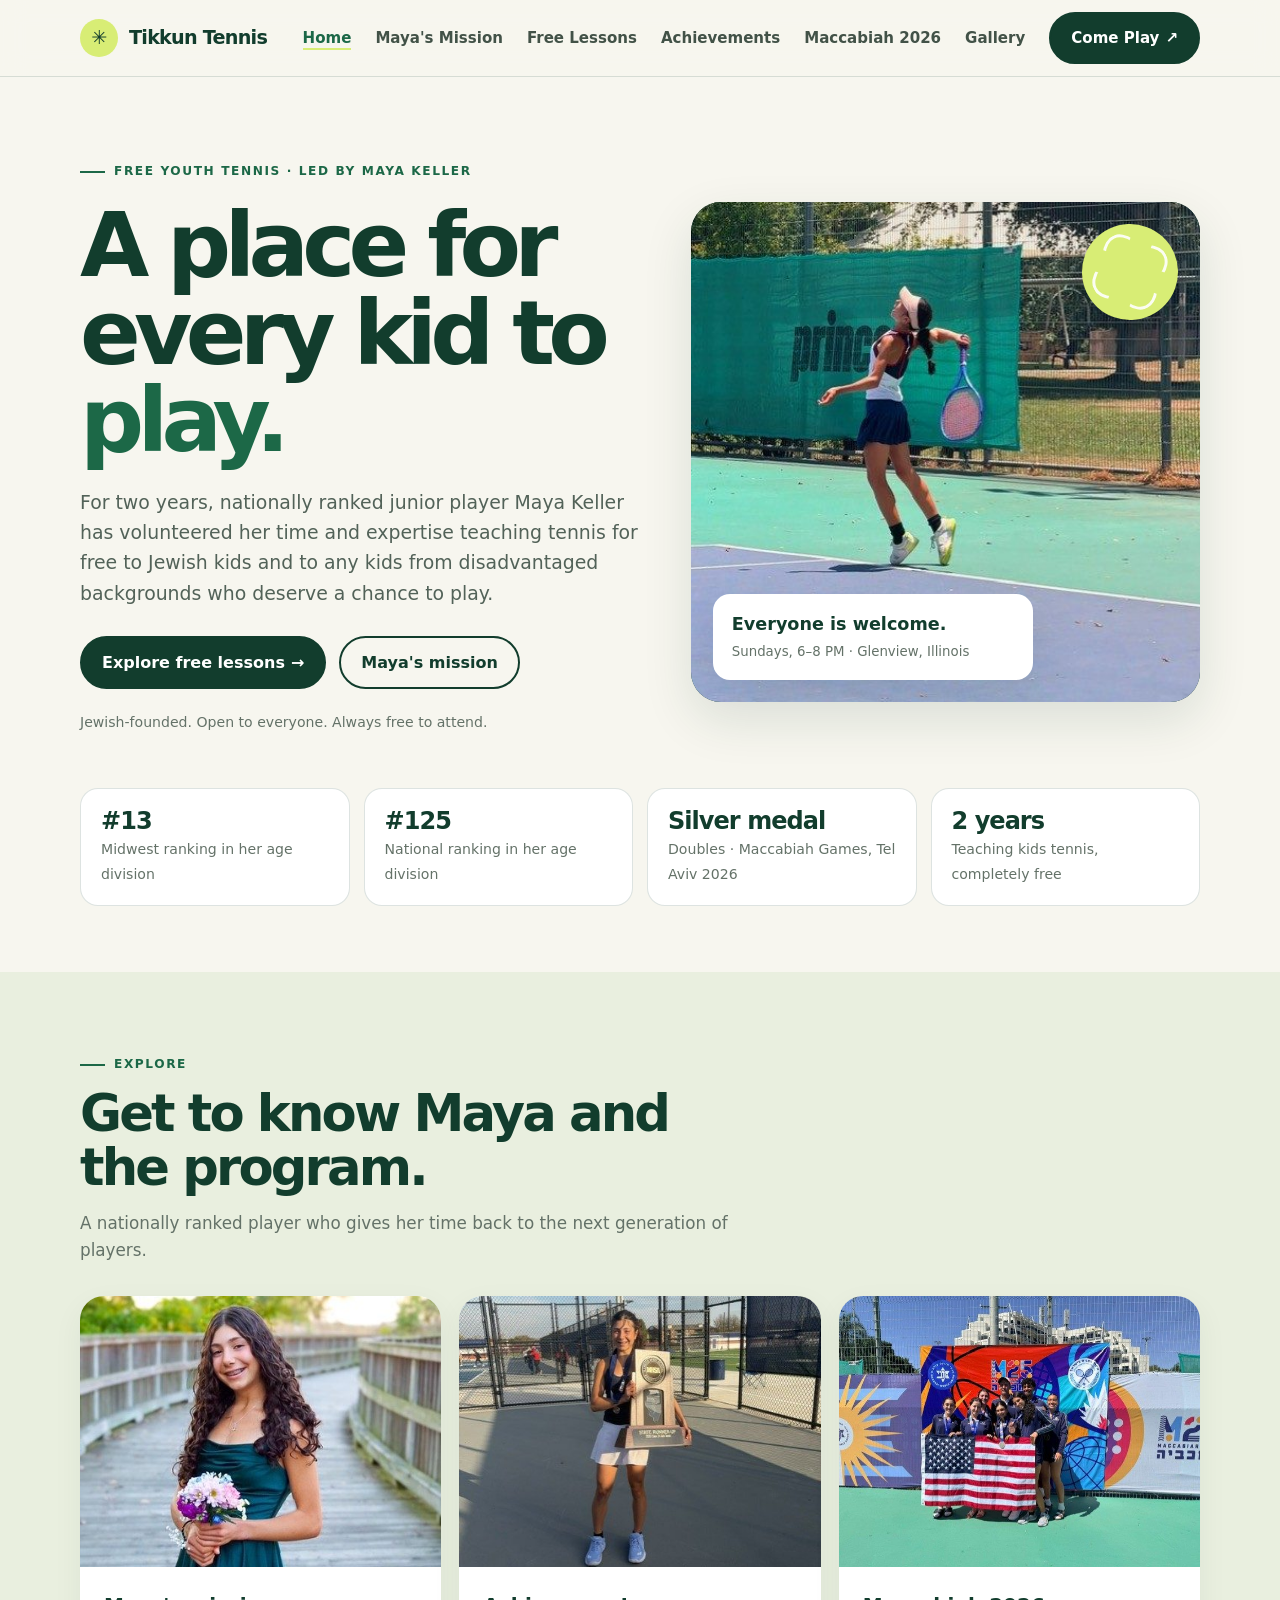
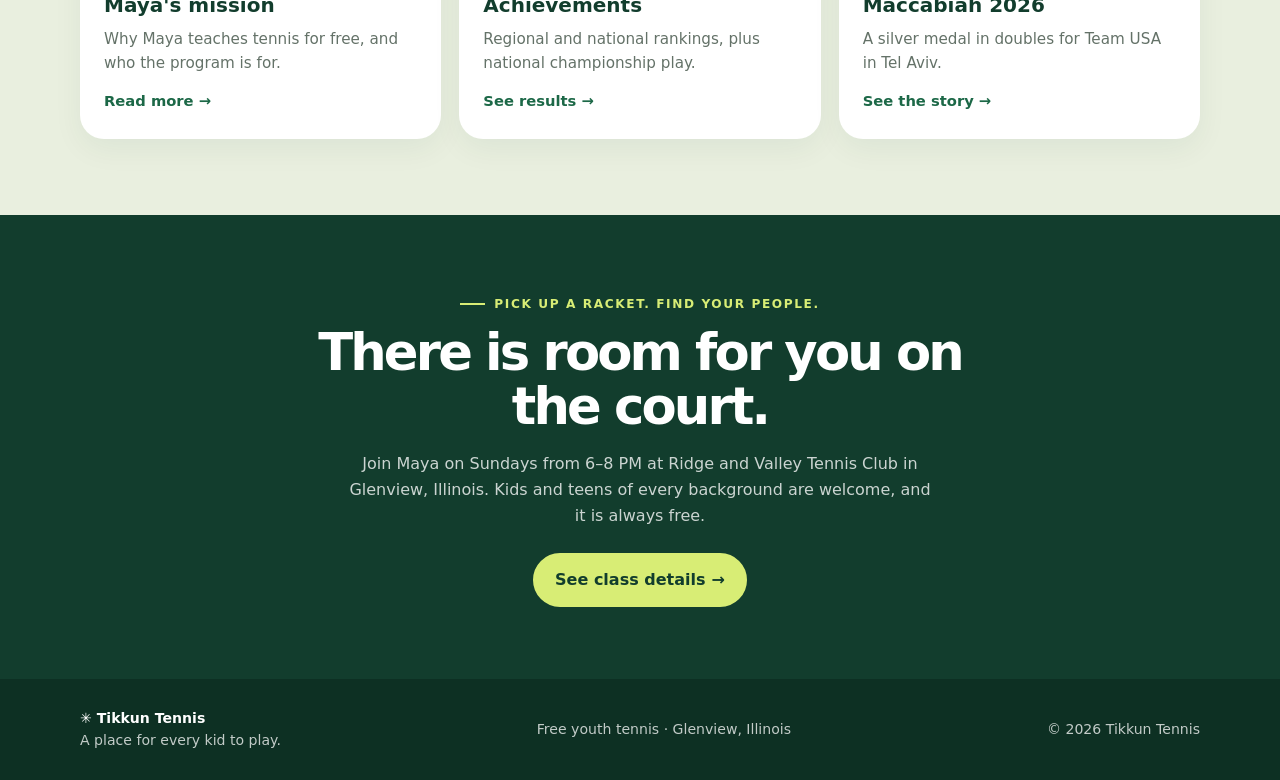
<file: index.html>
<!doctype html>
<html lang="en">
<head>
  <meta charset="utf-8">
  <meta name="viewport" content="width=device-width, initial-scale=1">
  <meta name="theme-color" content="#123d2d">
  <meta name="description" content="Maya Keller, a nationally ranked junior tennis player, has spent two years teaching tennis for free to Jewish kids and kids from disadvantaged backgrounds.">
  <title>Tikkun Tennis | Free Tennis with Maya Keller</title>
  <link rel="stylesheet" href="styles.css">
</head>
<body>
  <header>
    <div class="wrap nav">
      <a class="brand" href="index.html" aria-label="Tikkun Tennis home"><span class="mark">✳</span> Tikkun Tennis</a>
      <button class="menu" aria-label="Toggle navigation" aria-expanded="false" onclick="toggleMenu()">☰</button>
      <nav id="nav">
        <a href="index.html" class="active" aria-current="page">Home</a>
        <a href="mission.html">Maya's Mission</a>
        <a href="lessons.html">Free Lessons</a>
        <a href="achievements.html">Achievements</a>
        <a href="maccabiah.html">Maccabiah 2026</a>
        <a href="gallery.html">Gallery</a>
        <a class="nav-cta" href="lessons.html">Come Play <span aria-hidden="true">↗</span></a>
      </nav>
    </div>
  </header>

  <main>
    <section class="hero">
      <div class="wrap">
        <div class="hero-grid">
          <div>
            <div class="eyebrow">Free youth tennis · Led by Maya Keller</div>
            <h1>A place for<br>every kid to <span>play.</span></h1>
            <p class="lead">For two years, nationally ranked junior player Maya Keller has volunteered her time and expertise teaching tennis for free to Jewish kids and to any kids from disadvantaged backgrounds who deserve a chance to play.</p>
            <div class="hero-actions">
              <a class="button" href="lessons.html">Explore free lessons <span aria-hidden="true">→</span></a>
              <a class="button secondary" href="mission.html">Maya's mission</a>
            </div>
            <p class="hero-note">Jewish-founded. Open to everyone. Always free to attend.</p>
          </div>
          <div class="photo-art">
            <img src="images/maya-serving.jpg" alt="Maya Keller serving on an outdoor hard court">
            <div class="ball" aria-hidden="true"></div>
            <div class="court-tag"><strong>Everyone is welcome.</strong><small>Sundays, 6–8 PM · Glenview, Illinois</small></div>
          </div>
        </div>
        <div class="facts" aria-label="Highlights">
          <div class="fact"><b>#13</b><span>Midwest ranking in her age division</span></div>
          <div class="fact"><b>#125</b><span>National ranking in her age division</span></div>
          <div class="fact"><b>Silver medal</b><span>Doubles · Maccabiah Games, Tel Aviv 2026</span></div>
          <div class="fact"><b>2 years</b><span>Teaching kids tennis, completely free</span></div>
        </div>
      </div>
    </section>

    <section class="tint">
      <div class="wrap">
        <div class="section-head">
          <div class="eyebrow">Explore</div>
          <h2>Get to know Maya and the program.</h2>
          <p>A nationally ranked player who gives her time back to the next generation of players.</p>
        </div>
        <div class="teasers">
          <a class="teaser" href="mission.html">
            <img src="images/maya-portrait.jpg" alt="Portrait of Maya Keller">
            <div><h3>Maya's mission</h3><p>Why Maya teaches tennis for free, and who the program is for.</p><span class="more">Read more →</span></div>
          </a>
          <a class="teaser" href="achievements.html">
            <img src="images/state-runner-up.jpg" alt="Maya holding a State Runner-Up trophy">
            <div><h3>Achievements</h3><p>Regional and national rankings, plus national championship play.</p><span class="more">See results →</span></div>
          </a>
          <a class="teaser" href="maccabiah.html">
            <img src="images/maccabiah-team-silver.jpg" alt="Team USA tennis players at the Maccabiah Games">
            <div><h3>Maccabiah 2026</h3><p>A silver medal in doubles for Team USA in Tel Aviv.</p><span class="more">See the story →</span></div>
          </a>
        </div>
      </div>
    </section>
    <section class="cta">
      <div class="eyebrow">Pick up a racket. Find your people.</div>
      <h2>There is room for you on the court.</h2>
      <p>Join Maya on Sundays from 6–8 PM at Ridge and Valley Tennis Club in Glenview, Illinois. Kids and teens of every background are welcome, and it is always free.</p>
      <a class="button" href="lessons.html">See class details <span aria-hidden="true">→</span></a>
    </section>
  </main>

  <footer>
    <div class="wrap footer-inner">
      <div><strong>✳ Tikkun Tennis</strong><br>A place for every kid to play.</div>
      <div>Free youth tennis · Glenview, Illinois</div>
      <div>© <span id="year"></span> Tikkun Tennis</div>
    </div>
  </footer>
  <script>
    function toggleMenu() {
      const nav = document.getElementById('nav');
      const button = document.querySelector('.menu');
      const open = nav.classList.toggle('open');
      button.setAttribute('aria-expanded', String(open));
    }
    document.getElementById('year').textContent = new Date().getFullYear();
  </script>
</body>
</html>
</file>
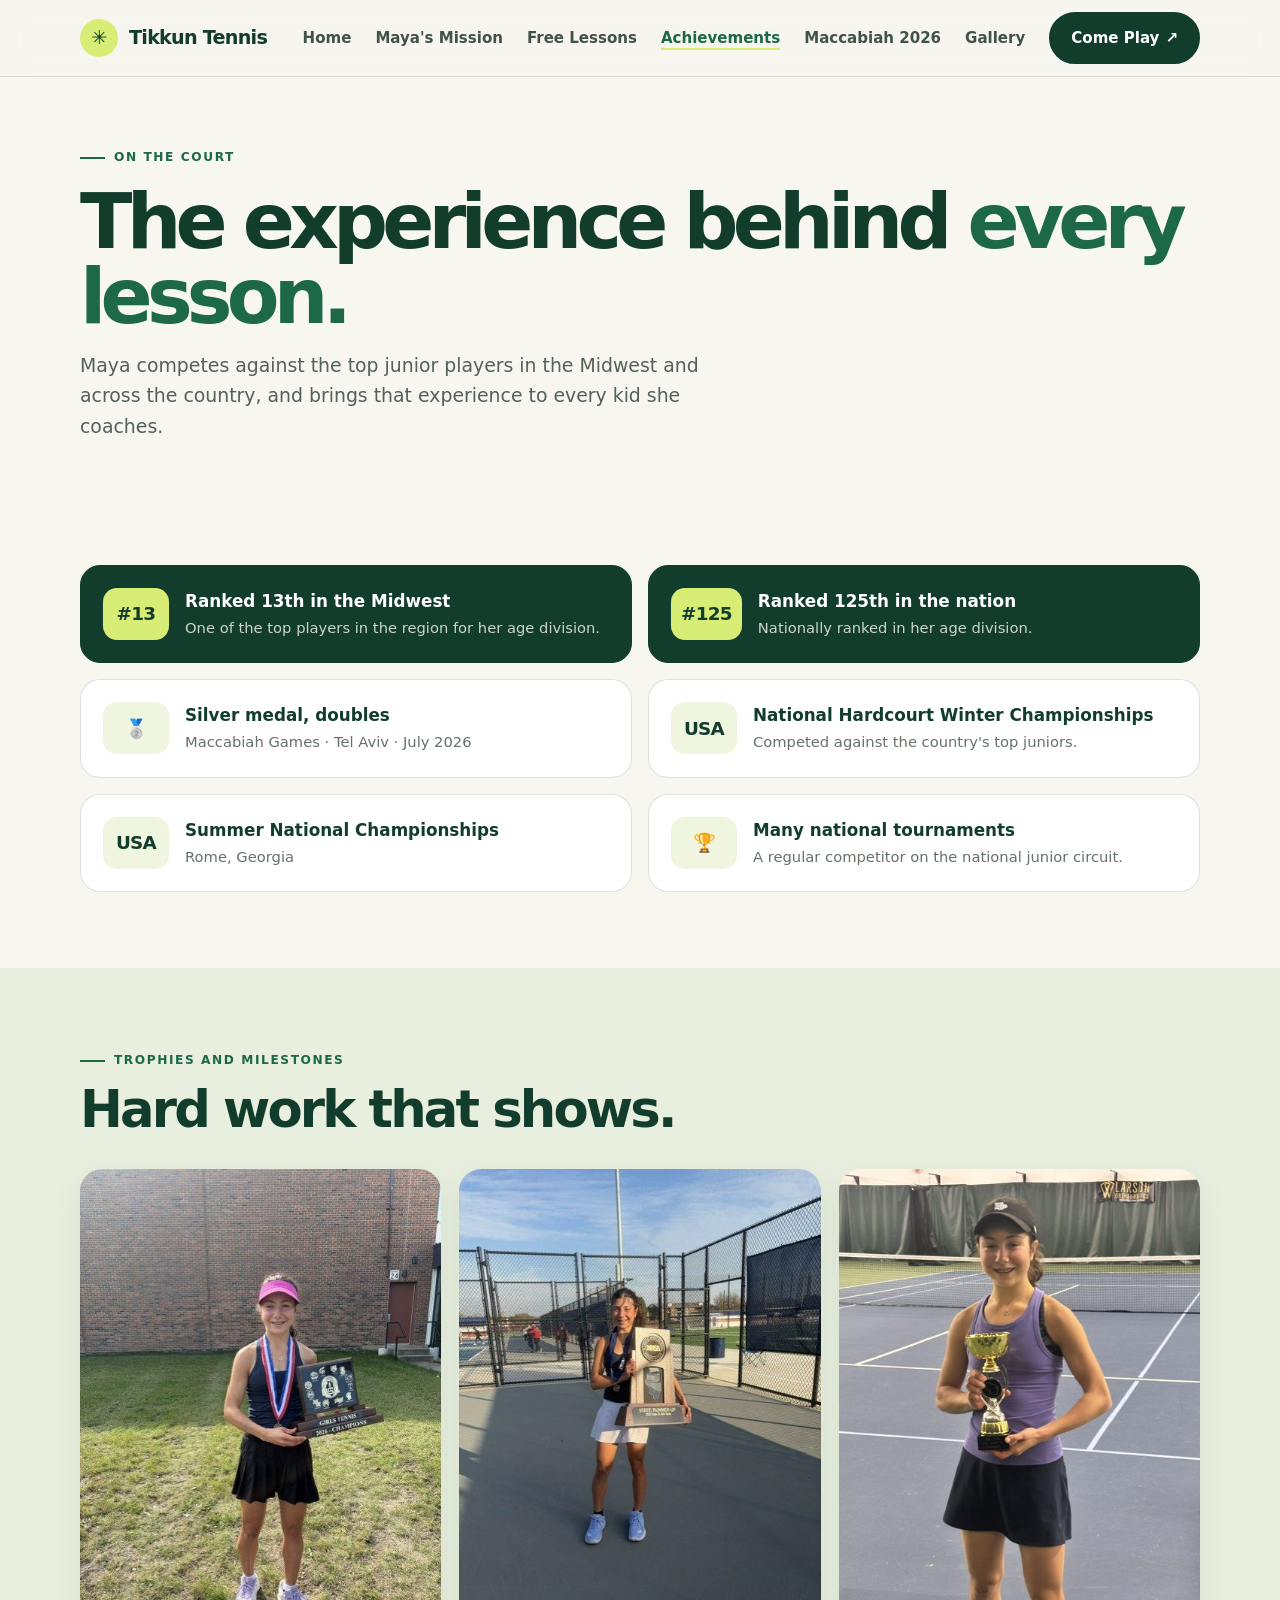
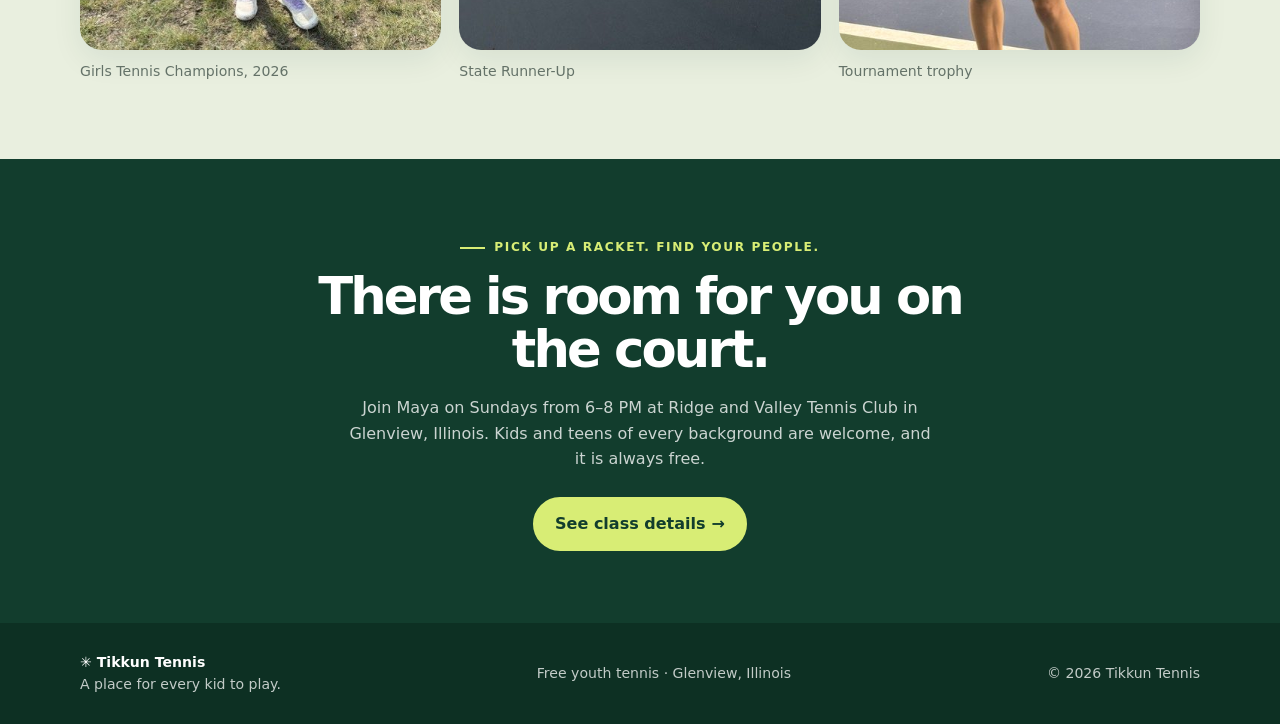
<file: achievements.html>
<!doctype html>
<html lang="en">
<head>
  <meta charset="utf-8">
  <meta name="viewport" content="width=device-width, initial-scale=1">
  <meta name="theme-color" content="#123d2d">
  <meta name="description" content="Maya Keller's tennis achievements: ranked 13th in the Midwest and 125th nationally in her age division.">
  <title>Achievements | Tikkun Tennis</title>
  <link rel="stylesheet" href="styles.css">
</head>
<body>
  <header>
    <div class="wrap nav">
      <a class="brand" href="index.html" aria-label="Tikkun Tennis home"><span class="mark">✳</span> Tikkun Tennis</a>
      <button class="menu" aria-label="Toggle navigation" aria-expanded="false" onclick="toggleMenu()">☰</button>
      <nav id="nav">
        <a href="index.html">Home</a>
        <a href="mission.html">Maya's Mission</a>
        <a href="lessons.html">Free Lessons</a>
        <a href="achievements.html" class="active" aria-current="page">Achievements</a>
        <a href="maccabiah.html">Maccabiah 2026</a>
        <a href="gallery.html">Gallery</a>
        <a class="nav-cta" href="lessons.html">Come Play <span aria-hidden="true">↗</span></a>
      </nav>
    </div>
  </header>

  <main>
    <section class="page-hero">
      <div class="wrap">
        <div class="eyebrow">On the court</div>
        <h1>The experience behind <span>every lesson.</span></h1>
        <p class="lead">Maya competes against the top junior players in the Midwest and across the country, and brings that experience to every kid she coaches.</p>
      </div>
    </section>

    <section>
      <div class="wrap">
        <div class="results">
          <div class="result feature"><div class="badge">#13</div><div><b>Ranked 13th in the Midwest</b><span>One of the top players in the region for her age division.</span></div></div>
          <div class="result feature"><div class="badge">#125</div><div><b>Ranked 125th in the nation</b><span>Nationally ranked in her age division.</span></div></div>
          <div class="result"><div class="badge">🥈</div><div><b>Silver medal, doubles</b><span>Maccabiah Games · Tel Aviv · July 2026</span></div></div>
          <div class="result"><div class="badge">USA</div><div><b>National Hardcourt Winter Championships</b><span>Competed against the country's top juniors.</span></div></div>
          <div class="result"><div class="badge">USA</div><div><b>Summer National Championships</b><span>Rome, Georgia</span></div></div>
          <div class="result"><div class="badge">🏆</div><div><b>Many national tournaments</b><span>A regular competitor on the national junior circuit.</span></div></div>
        </div>
      </div>
    </section>

    <section class="tint">
      <div class="wrap">
        <div class="section-head">
          <div class="eyebrow">Trophies and milestones</div>
          <h2>Hard work that shows.</h2>
        </div>
        <div class="photo-grid">
          <figure><img src="images/team-champions.jpg" alt="Maya holding the 2026 Girls Tennis Champions trophy"><figcaption>Girls Tennis Champions, 2026</figcaption></figure>
          <figure><img src="images/state-runner-up.jpg" alt="Maya holding a State Runner-Up trophy"><figcaption>State Runner-Up</figcaption></figure>
          <figure><img src="images/tournament-trophy.jpg" alt="Maya holding a gold tournament trophy on an indoor court"><figcaption>Tournament trophy</figcaption></figure>
        </div>
      </div>
    </section>
    <section class="cta">
      <div class="eyebrow">Pick up a racket. Find your people.</div>
      <h2>There is room for you on the court.</h2>
      <p>Join Maya on Sundays from 6–8 PM at Ridge and Valley Tennis Club in Glenview, Illinois. Kids and teens of every background are welcome, and it is always free.</p>
      <a class="button" href="lessons.html">See class details <span aria-hidden="true">→</span></a>
    </section>
  </main>

  <footer>
    <div class="wrap footer-inner">
      <div><strong>✳ Tikkun Tennis</strong><br>A place for every kid to play.</div>
      <div>Free youth tennis · Glenview, Illinois</div>
      <div>© <span id="year"></span> Tikkun Tennis</div>
    </div>
  </footer>
  <script>
    function toggleMenu() {
      const nav = document.getElementById('nav');
      const button = document.querySelector('.menu');
      const open = nav.classList.toggle('open');
      button.setAttribute('aria-expanded', String(open));
    }
    document.getElementById('year').textContent = new Date().getFullYear();
  </script>
</body>
</html>
</file>
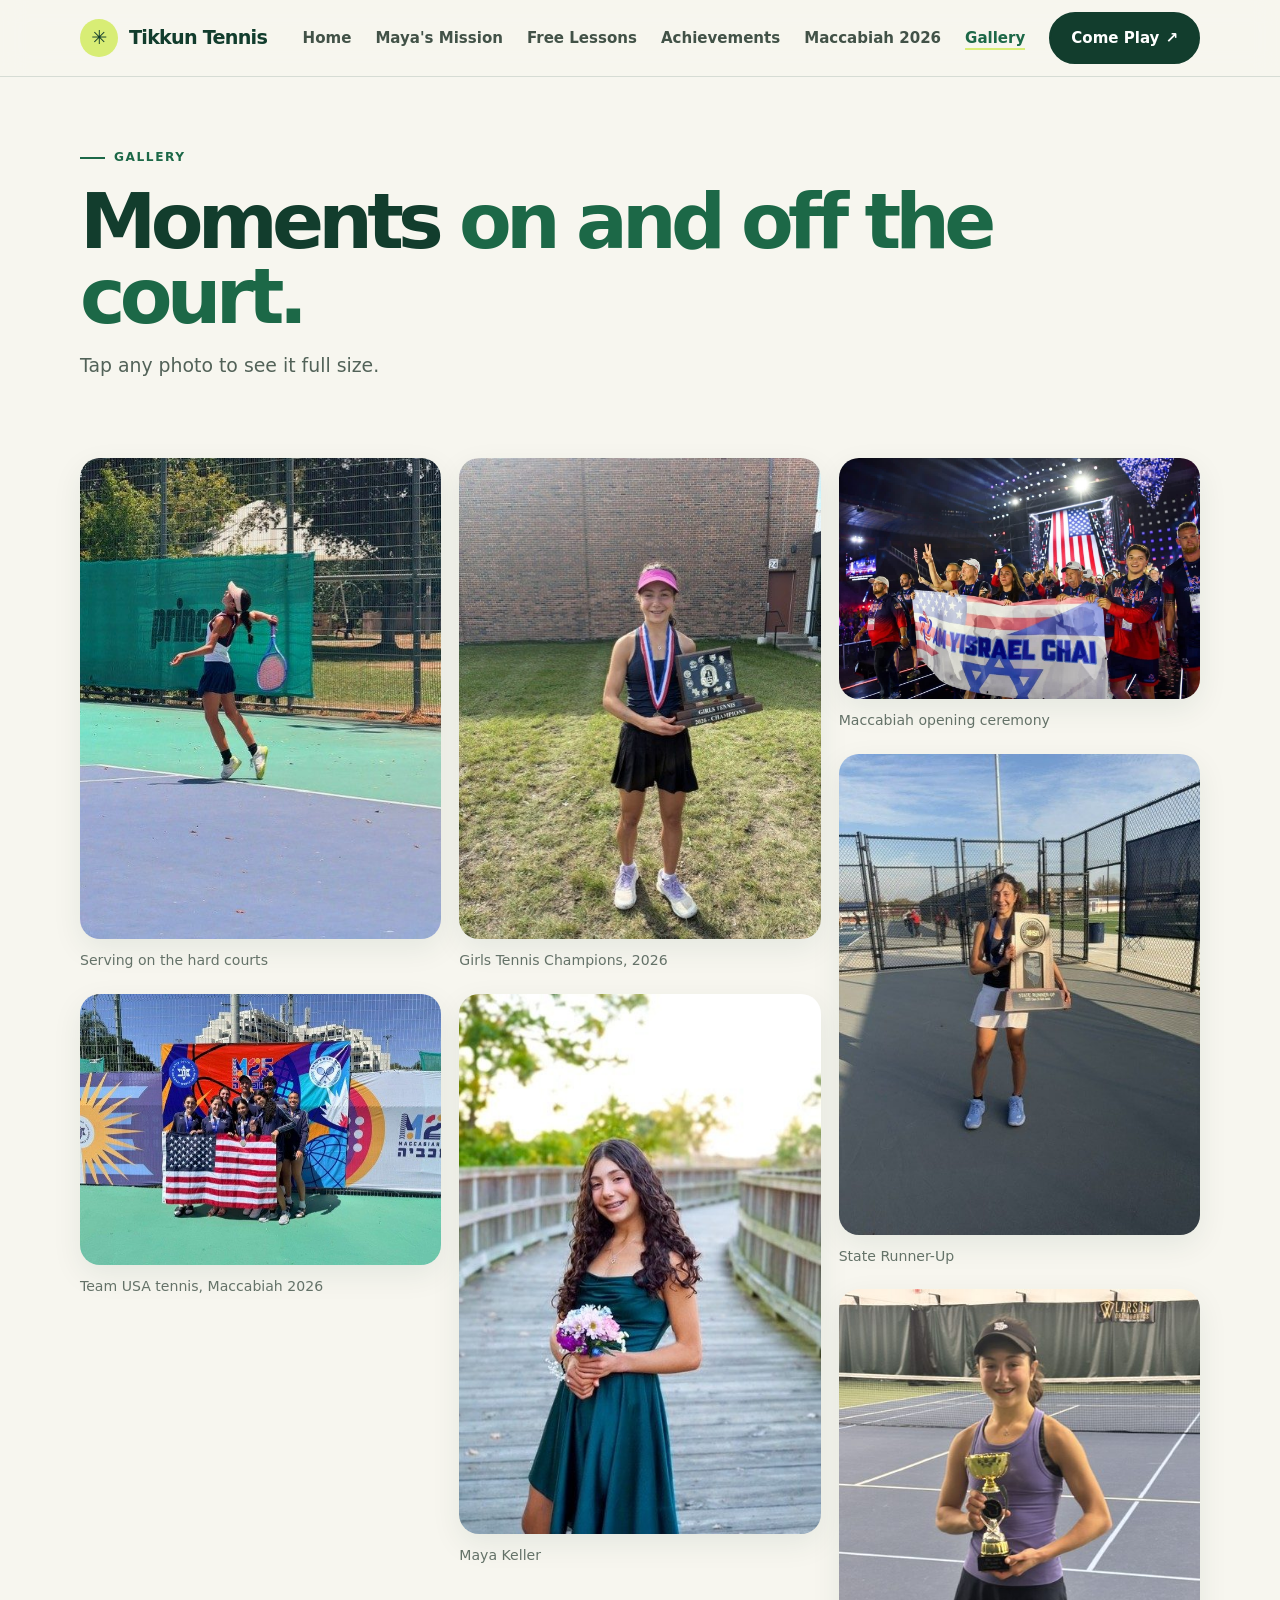
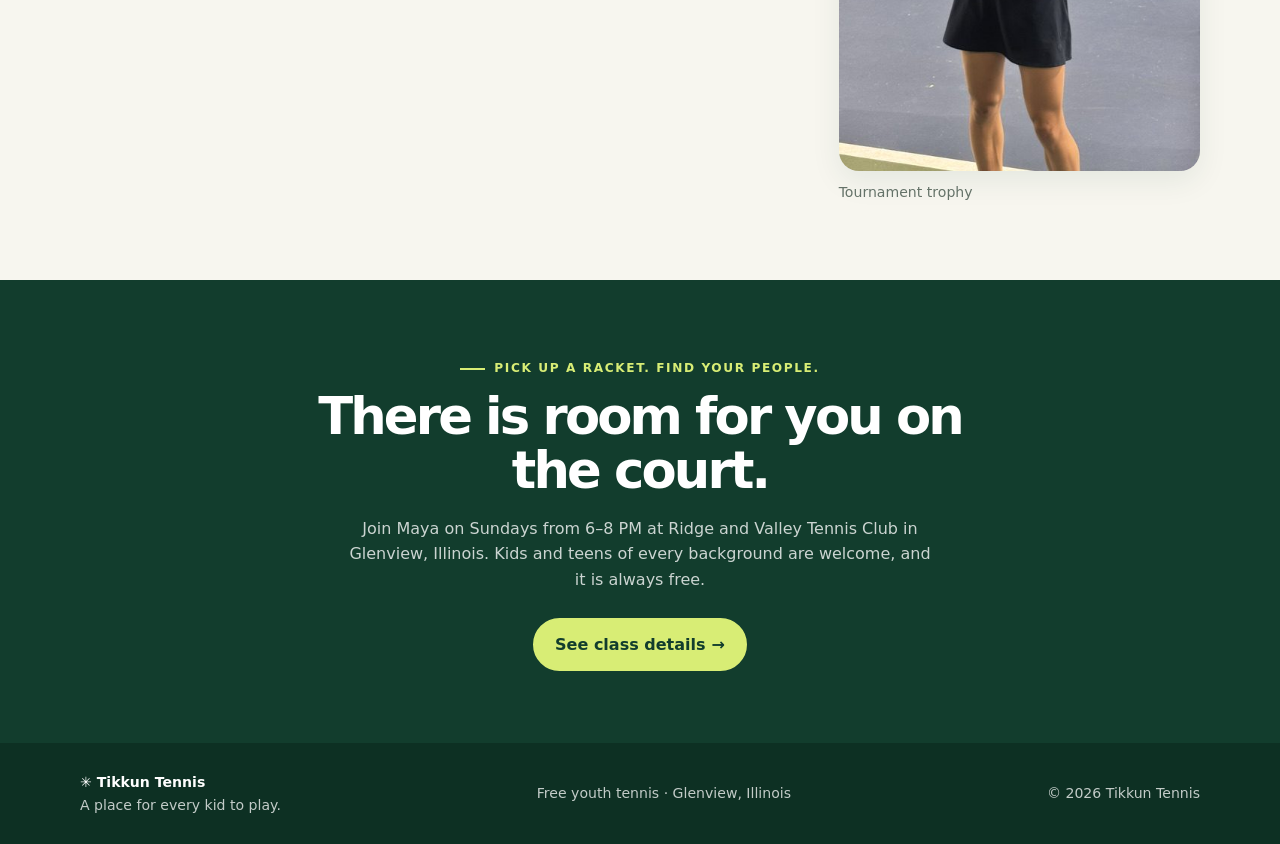
<file: gallery.html>
<!doctype html>
<html lang="en">
<head>
  <meta charset="utf-8">
  <meta name="viewport" content="width=device-width, initial-scale=1">
  <meta name="theme-color" content="#123d2d">
  <meta name="description" content="Photos of Maya Keller on the court, with her trophies, and at the Maccabiah Games.">
  <title>Gallery | Tikkun Tennis</title>
  <link rel="stylesheet" href="styles.css">
</head>
<body>
  <header>
    <div class="wrap nav">
      <a class="brand" href="index.html" aria-label="Tikkun Tennis home"><span class="mark">✳</span> Tikkun Tennis</a>
      <button class="menu" aria-label="Toggle navigation" aria-expanded="false" onclick="toggleMenu()">☰</button>
      <nav id="nav">
        <a href="index.html">Home</a>
        <a href="mission.html">Maya's Mission</a>
        <a href="lessons.html">Free Lessons</a>
        <a href="achievements.html">Achievements</a>
        <a href="maccabiah.html">Maccabiah 2026</a>
        <a href="gallery.html" class="active" aria-current="page">Gallery</a>
        <a class="nav-cta" href="lessons.html">Come Play <span aria-hidden="true">↗</span></a>
      </nav>
    </div>
  </header>

  <main>
    <section class="page-hero">
      <div class="wrap">
        <div class="eyebrow">Gallery</div>
        <h1>Moments <span>on and off the court.</span></h1>
        <p class="lead">Tap any photo to see it full size.</p>
      </div>
    </section>

    <section style="padding-top:30px">
      <div class="wrap">
        <div class="gallery">
          <figure><a href="images/maya-serving.jpg" target="_blank" rel="noopener"><img src="images/maya-serving.jpg" alt="Maya serving on an outdoor hard court" loading="lazy"></a><figcaption>Serving on the hard courts</figcaption></figure>
          <figure><a href="images/maccabiah-team-silver.jpg" target="_blank" rel="noopener"><img src="images/maccabiah-team-silver.jpg" alt="Team USA tennis players at the Maccabiah Games" loading="lazy"></a><figcaption>Team USA tennis, Maccabiah 2026</figcaption></figure>
          <figure><a href="images/team-champions.jpg" target="_blank" rel="noopener"><img src="images/team-champions.jpg" alt="Maya holding the 2026 Girls Tennis Champions trophy" loading="lazy"></a><figcaption>Girls Tennis Champions, 2026</figcaption></figure>
          <figure><a href="images/maya-portrait.jpg" target="_blank" rel="noopener"><img src="images/maya-portrait.jpg" alt="Portrait of Maya Keller" loading="lazy"></a><figcaption>Maya Keller</figcaption></figure>
          <figure><a href="images/maccabiah-opening.jpg" target="_blank" rel="noopener"><img src="images/maccabiah-opening.jpg" alt="Team USA at the Maccabiah Games opening ceremony" loading="lazy"></a><figcaption>Maccabiah opening ceremony</figcaption></figure>
          <figure><a href="images/state-runner-up.jpg" target="_blank" rel="noopener"><img src="images/state-runner-up.jpg" alt="Maya holding a State Runner-Up trophy" loading="lazy"></a><figcaption>State Runner-Up</figcaption></figure>
          <figure><a href="images/tournament-trophy.jpg" target="_blank" rel="noopener"><img src="images/tournament-trophy.jpg" alt="Maya holding a gold tournament trophy" loading="lazy"></a><figcaption>Tournament trophy</figcaption></figure>
        </div>
      </div>
    </section>
    <section class="cta">
      <div class="eyebrow">Pick up a racket. Find your people.</div>
      <h2>There is room for you on the court.</h2>
      <p>Join Maya on Sundays from 6–8 PM at Ridge and Valley Tennis Club in Glenview, Illinois. Kids and teens of every background are welcome, and it is always free.</p>
      <a class="button" href="lessons.html">See class details <span aria-hidden="true">→</span></a>
    </section>
  </main>

  <footer>
    <div class="wrap footer-inner">
      <div><strong>✳ Tikkun Tennis</strong><br>A place for every kid to play.</div>
      <div>Free youth tennis · Glenview, Illinois</div>
      <div>© <span id="year"></span> Tikkun Tennis</div>
    </div>
  </footer>
  <script>
    function toggleMenu() {
      const nav = document.getElementById('nav');
      const button = document.querySelector('.menu');
      const open = nav.classList.toggle('open');
      button.setAttribute('aria-expanded', String(open));
    }
    document.getElementById('year').textContent = new Date().getFullYear();
  </script>
</body>
</html>
</file>
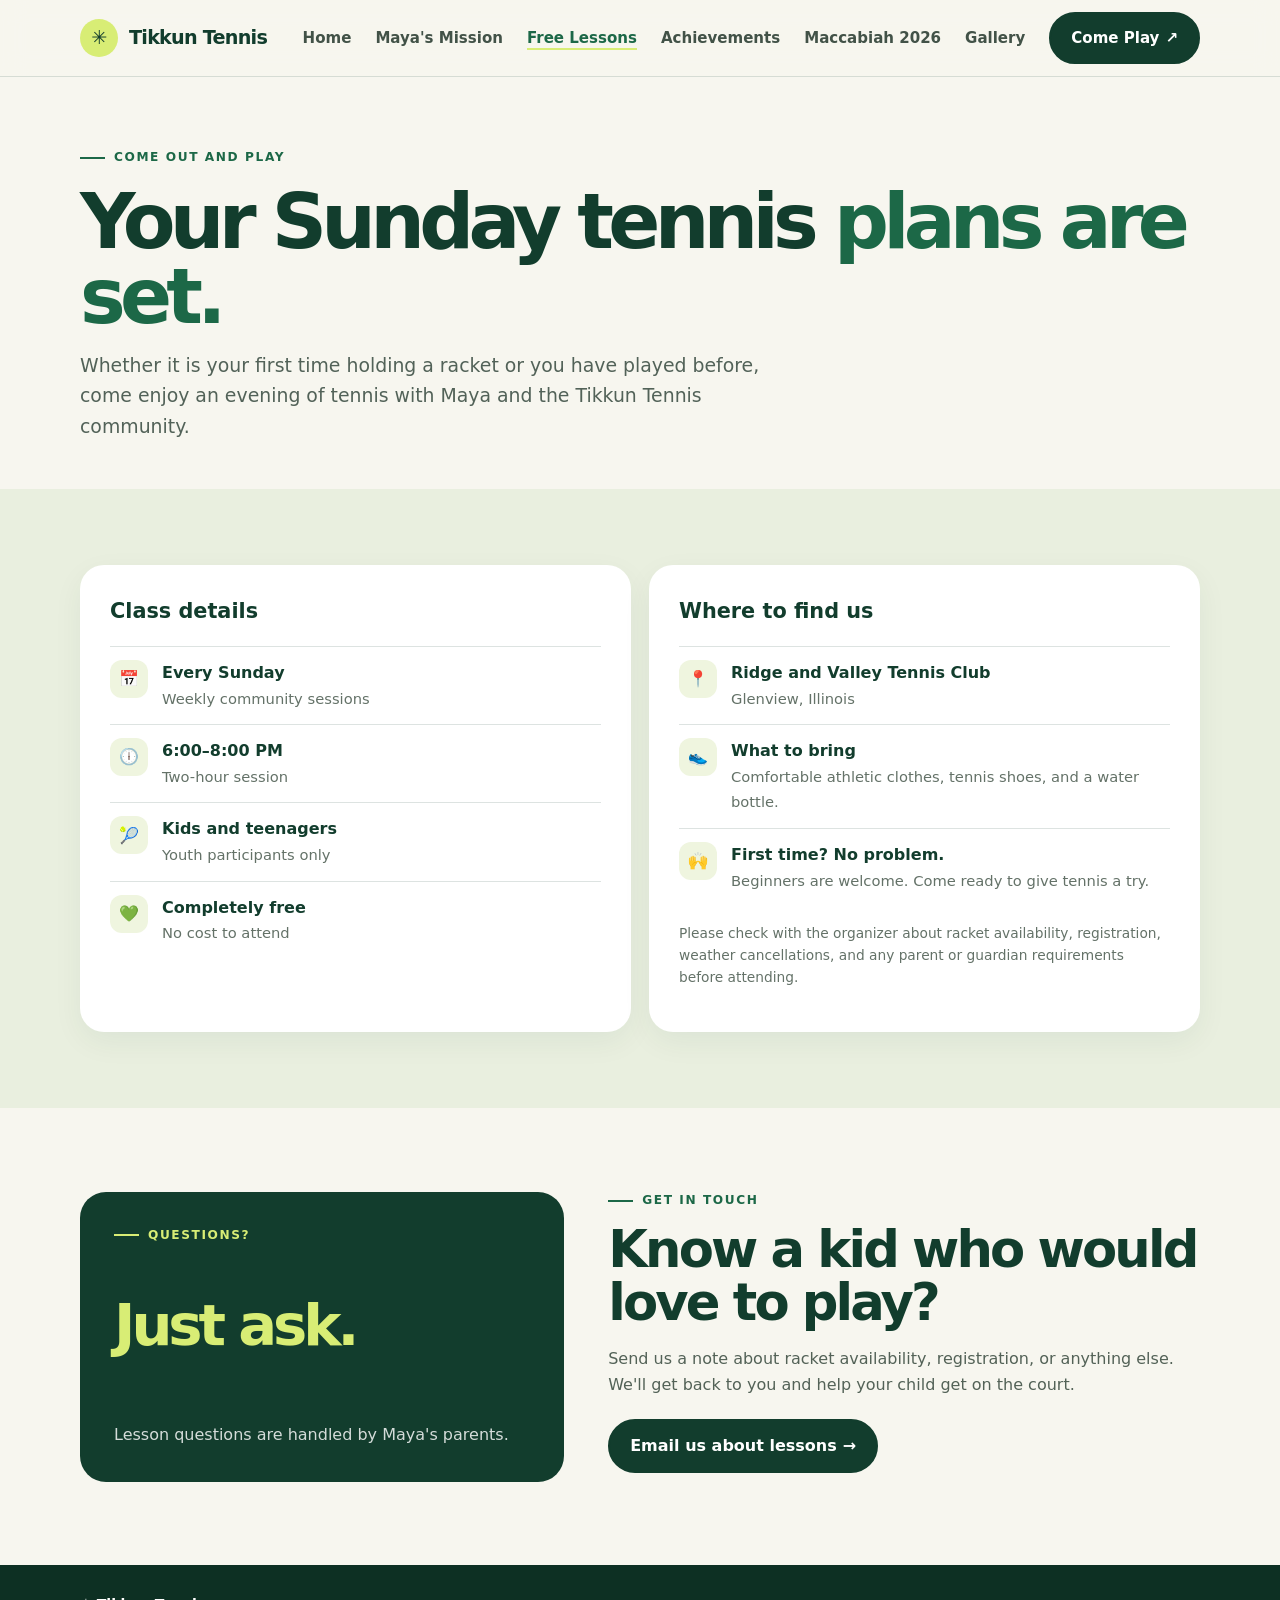
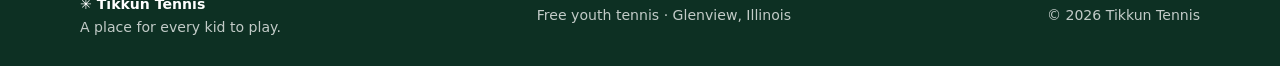
<file: lessons.html>
<!doctype html>
<html lang="en">
<head>
  <meta charset="utf-8">
  <meta name="viewport" content="width=device-width, initial-scale=1">
  <meta name="theme-color" content="#123d2d">
  <meta name="description" content="Free youth tennis every Sunday, 6–8 PM, at Ridge and Valley Tennis Club in Glenview, Illinois.">
  <title>Free Lessons | Tikkun Tennis</title>
  <link rel="stylesheet" href="styles.css">
</head>
<body>
  <header>
    <div class="wrap nav">
      <a class="brand" href="index.html" aria-label="Tikkun Tennis home"><span class="mark">✳</span> Tikkun Tennis</a>
      <button class="menu" aria-label="Toggle navigation" aria-expanded="false" onclick="toggleMenu()">☰</button>
      <nav id="nav">
        <a href="index.html">Home</a>
        <a href="mission.html">Maya's Mission</a>
        <a href="lessons.html" class="active" aria-current="page">Free Lessons</a>
        <a href="achievements.html">Achievements</a>
        <a href="maccabiah.html">Maccabiah 2026</a>
        <a href="gallery.html">Gallery</a>
        <a class="nav-cta" href="lessons.html">Come Play <span aria-hidden="true">↗</span></a>
      </nav>
    </div>
  </header>

  <main>
    <section class="page-hero">
      <div class="wrap">
        <div class="eyebrow">Come out and play</div>
        <h1>Your Sunday tennis <span>plans are set.</span></h1>
        <p class="lead">Whether it is your first time holding a racket or you have played before, come enjoy an evening of tennis with Maya and the Tikkun Tennis community.</p>
      </div>
    </section>

    <section class="tint">
      <div class="wrap">
        <div class="schedule-grid">
          <div class="schedule-card">
            <h3>Class details</h3>
            <div class="schedule-line"><div class="ico">📅</div><div><b>Every Sunday</b><span>Weekly community sessions</span></div></div>
            <div class="schedule-line"><div class="ico">🕕</div><div><b>6:00–8:00 PM</b><span>Two-hour session</span></div></div>
            <div class="schedule-line"><div class="ico">🎾</div><div><b>Kids and teenagers</b><span>Youth participants only</span></div></div>
            <div class="schedule-line"><div class="ico">💚</div><div><b>Completely free</b><span>No cost to attend</span></div></div>
          </div>
          <div class="schedule-card">
            <h3>Where to find us</h3>
            <div class="schedule-line"><div class="ico">📍</div><div><b>Ridge and Valley Tennis Club</b><span>Glenview, Illinois</span></div></div>
            <div class="schedule-line"><div class="ico">👟</div><div><b>What to bring</b><span>Comfortable athletic clothes, tennis shoes, and a water bottle.</span></div></div>
            <div class="schedule-line"><div class="ico">🙌</div><div><b>First time? No problem.</b><span>Beginners are welcome. Come ready to give tennis a try.</span></div></div>
            <p class="note">Please check with the organizer about racket availability, registration, weather cancellations, and any parent or guardian requirements before attending.</p>
          </div>
        </div>
      </div>
    </section>

    <section>
      <div class="wrap about-grid">
        <div class="about-card">
          <div class="eyebrow" style="color:var(--lime)">Questions?</div>
          <div class="big">Just ask.</div>
          <p>Lesson questions are handled by Maya's parents.</p>
        </div>
        <div class="about-copy">
          <div class="eyebrow">Get in touch</div>
          <h2>Know a kid who would love to play?</h2>
          <p>Send us a note about racket availability, registration, or anything else. We'll get back to you and help your child get on the court.</p>
          <!-- IMPORTANT: Replace YOUR-EMAIL@example.com below with a parent's email address. -->
          <p style="margin-top:22px"><a class="button" href="mailto:jkeller@icja.org?subject=Tikkun%20Tennis%20free%20lessons">Email us about lessons <span aria-hidden="true">→</span></a></p>
        </div>
      </div>
    </section>

  </main>

  <footer>
    <div class="wrap footer-inner">
      <div><strong>✳ Tikkun Tennis</strong><br>A place for every kid to play.</div>
      <div>Free youth tennis · Glenview, Illinois</div>
      <div>© <span id="year"></span> Tikkun Tennis</div>
    </div>
  </footer>
  <script>
    function toggleMenu() {
      const nav = document.getElementById('nav');
      const button = document.querySelector('.menu');
      const open = nav.classList.toggle('open');
      button.setAttribute('aria-expanded', String(open));
    }
    document.getElementById('year').textContent = new Date().getFullYear();
  </script>
</body>
</html>
</file>
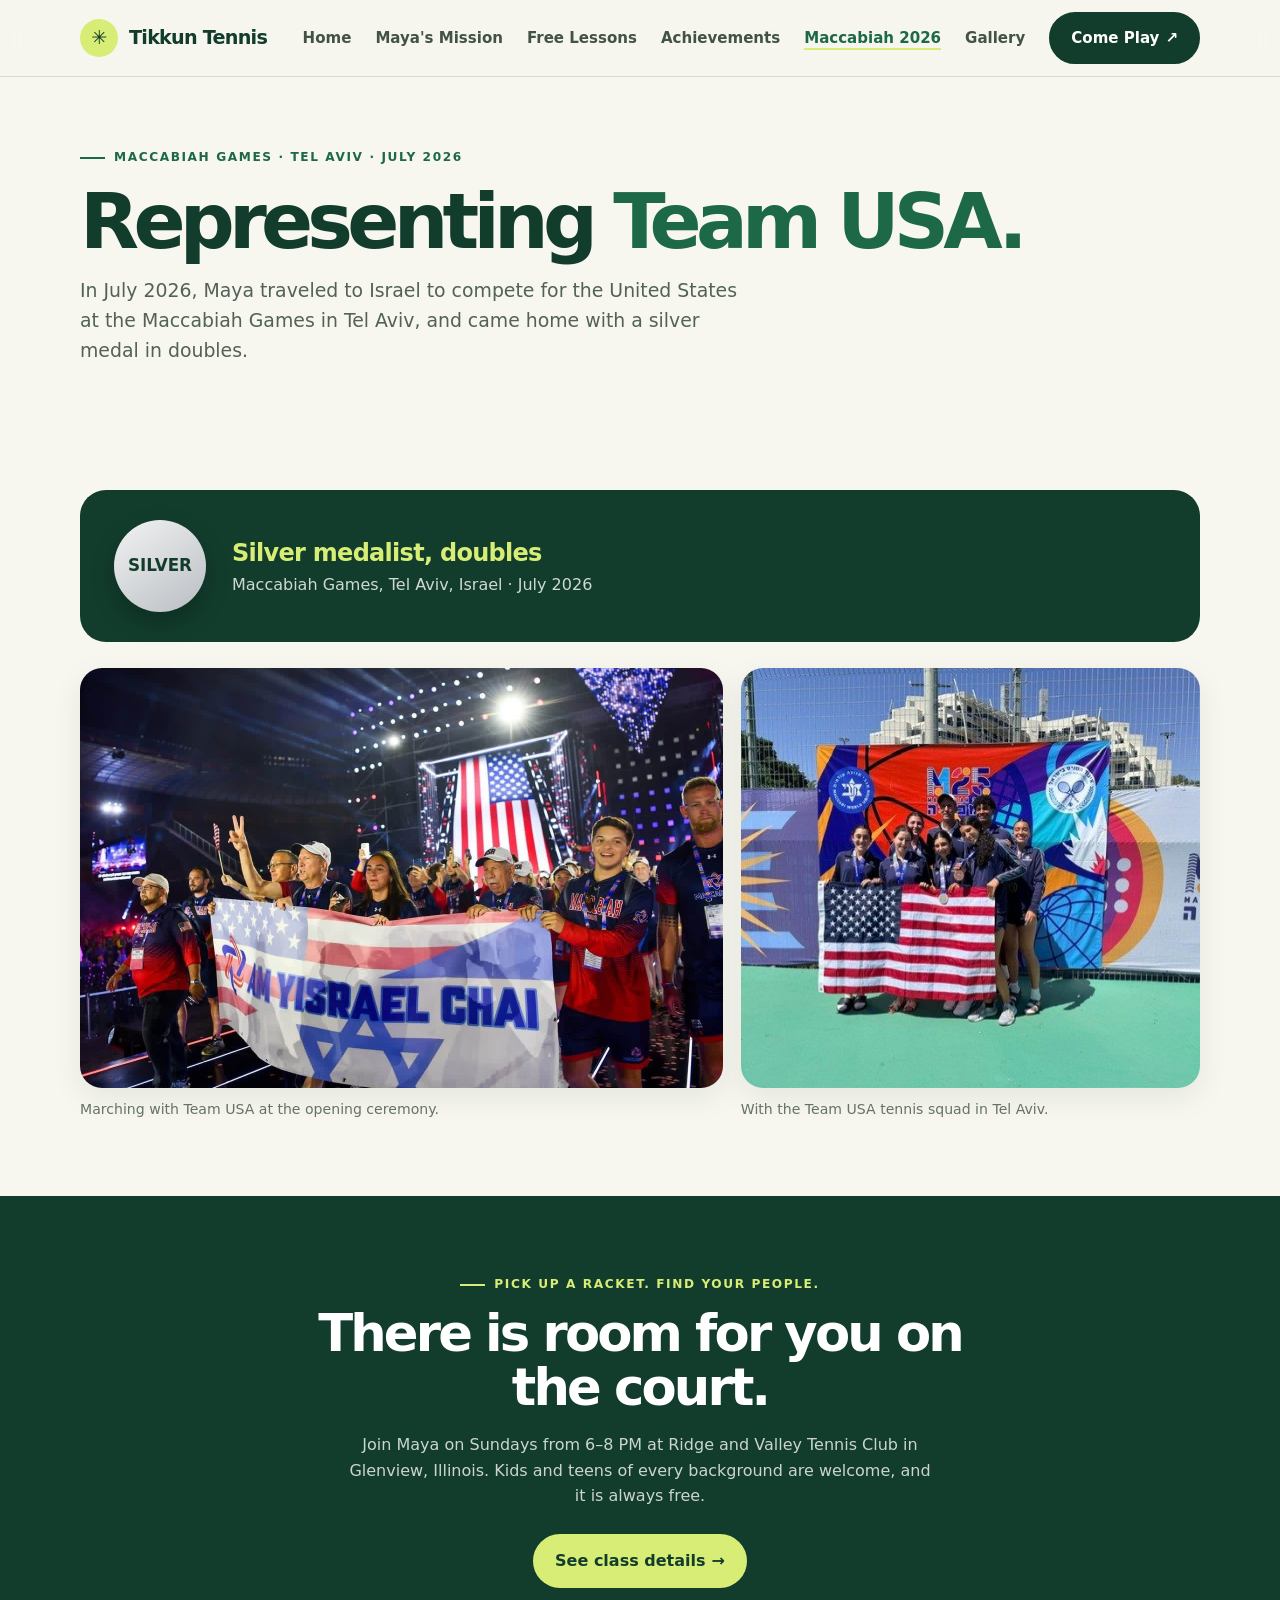
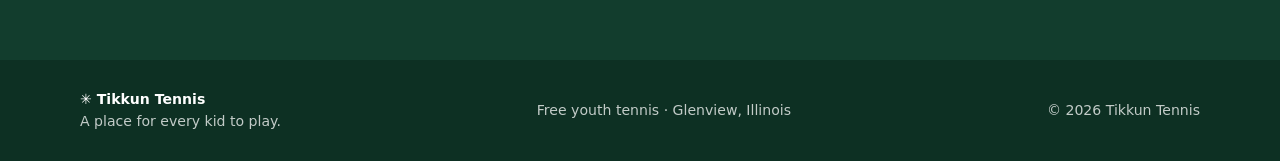
<file: maccabiah.html>
<!doctype html>
<html lang="en">
<head>
  <meta charset="utf-8">
  <meta name="viewport" content="width=device-width, initial-scale=1">
  <meta name="theme-color" content="#123d2d">
  <meta name="description" content="Maya Keller won a silver medal in doubles for Team USA at the Maccabiah Games in Tel Aviv, July 2026.">
  <title>Maccabiah 2026 | Tikkun Tennis</title>
  <link rel="stylesheet" href="styles.css">
</head>
<body>
  <header>
    <div class="wrap nav">
      <a class="brand" href="index.html" aria-label="Tikkun Tennis home"><span class="mark">✳</span> Tikkun Tennis</a>
      <button class="menu" aria-label="Toggle navigation" aria-expanded="false" onclick="toggleMenu()">☰</button>
      <nav id="nav">
        <a href="index.html">Home</a>
        <a href="mission.html">Maya's Mission</a>
        <a href="lessons.html">Free Lessons</a>
        <a href="achievements.html">Achievements</a>
        <a href="maccabiah.html" class="active" aria-current="page">Maccabiah 2026</a>
        <a href="gallery.html">Gallery</a>
        <a class="nav-cta" href="lessons.html">Come Play <span aria-hidden="true">↗</span></a>
      </nav>
    </div>
  </header>

  <main>
    <section class="page-hero">
      <div class="wrap">
        <div class="eyebrow">Maccabiah Games · Tel Aviv · July 2026</div>
        <h1>Representing <span>Team USA.</span></h1>
        <p class="lead">In July 2026, Maya traveled to Israel to compete for the United States at the Maccabiah Games in Tel Aviv, and came home with a silver medal in doubles.</p>
      </div>
    </section>

    <section>
      <div class="wrap">
        <div class="medal">
          <div class="disc">SILVER</div>
          <div><b>Silver medalist, doubles</b><span>Maccabiah Games, Tel Aviv, Israel · July 2026</span></div>
        </div>
        <div class="photo-grid two">
          <figure><img src="images/maccabiah-opening.jpg" alt="Team USA marching in the Maccabiah Games opening ceremony"><figcaption>Marching with Team USA at the opening ceremony.</figcaption></figure>
          <figure><img src="images/maccabiah-team-silver.jpg" alt="Team USA tennis players holding an American flag at the Maccabiah Games"><figcaption>With the Team USA tennis squad in Tel Aviv.</figcaption></figure>
        </div>
      </div>
    </section>
    <section class="cta">
      <div class="eyebrow">Pick up a racket. Find your people.</div>
      <h2>There is room for you on the court.</h2>
      <p>Join Maya on Sundays from 6–8 PM at Ridge and Valley Tennis Club in Glenview, Illinois. Kids and teens of every background are welcome, and it is always free.</p>
      <a class="button" href="lessons.html">See class details <span aria-hidden="true">→</span></a>
    </section>
  </main>

  <footer>
    <div class="wrap footer-inner">
      <div><strong>✳ Tikkun Tennis</strong><br>A place for every kid to play.</div>
      <div>Free youth tennis · Glenview, Illinois</div>
      <div>© <span id="year"></span> Tikkun Tennis</div>
    </div>
  </footer>
  <script>
    function toggleMenu() {
      const nav = document.getElementById('nav');
      const button = document.querySelector('.menu');
      const open = nav.classList.toggle('open');
      button.setAttribute('aria-expanded', String(open));
    }
    document.getElementById('year').textContent = new Date().getFullYear();
  </script>
</body>
</html>
</file>
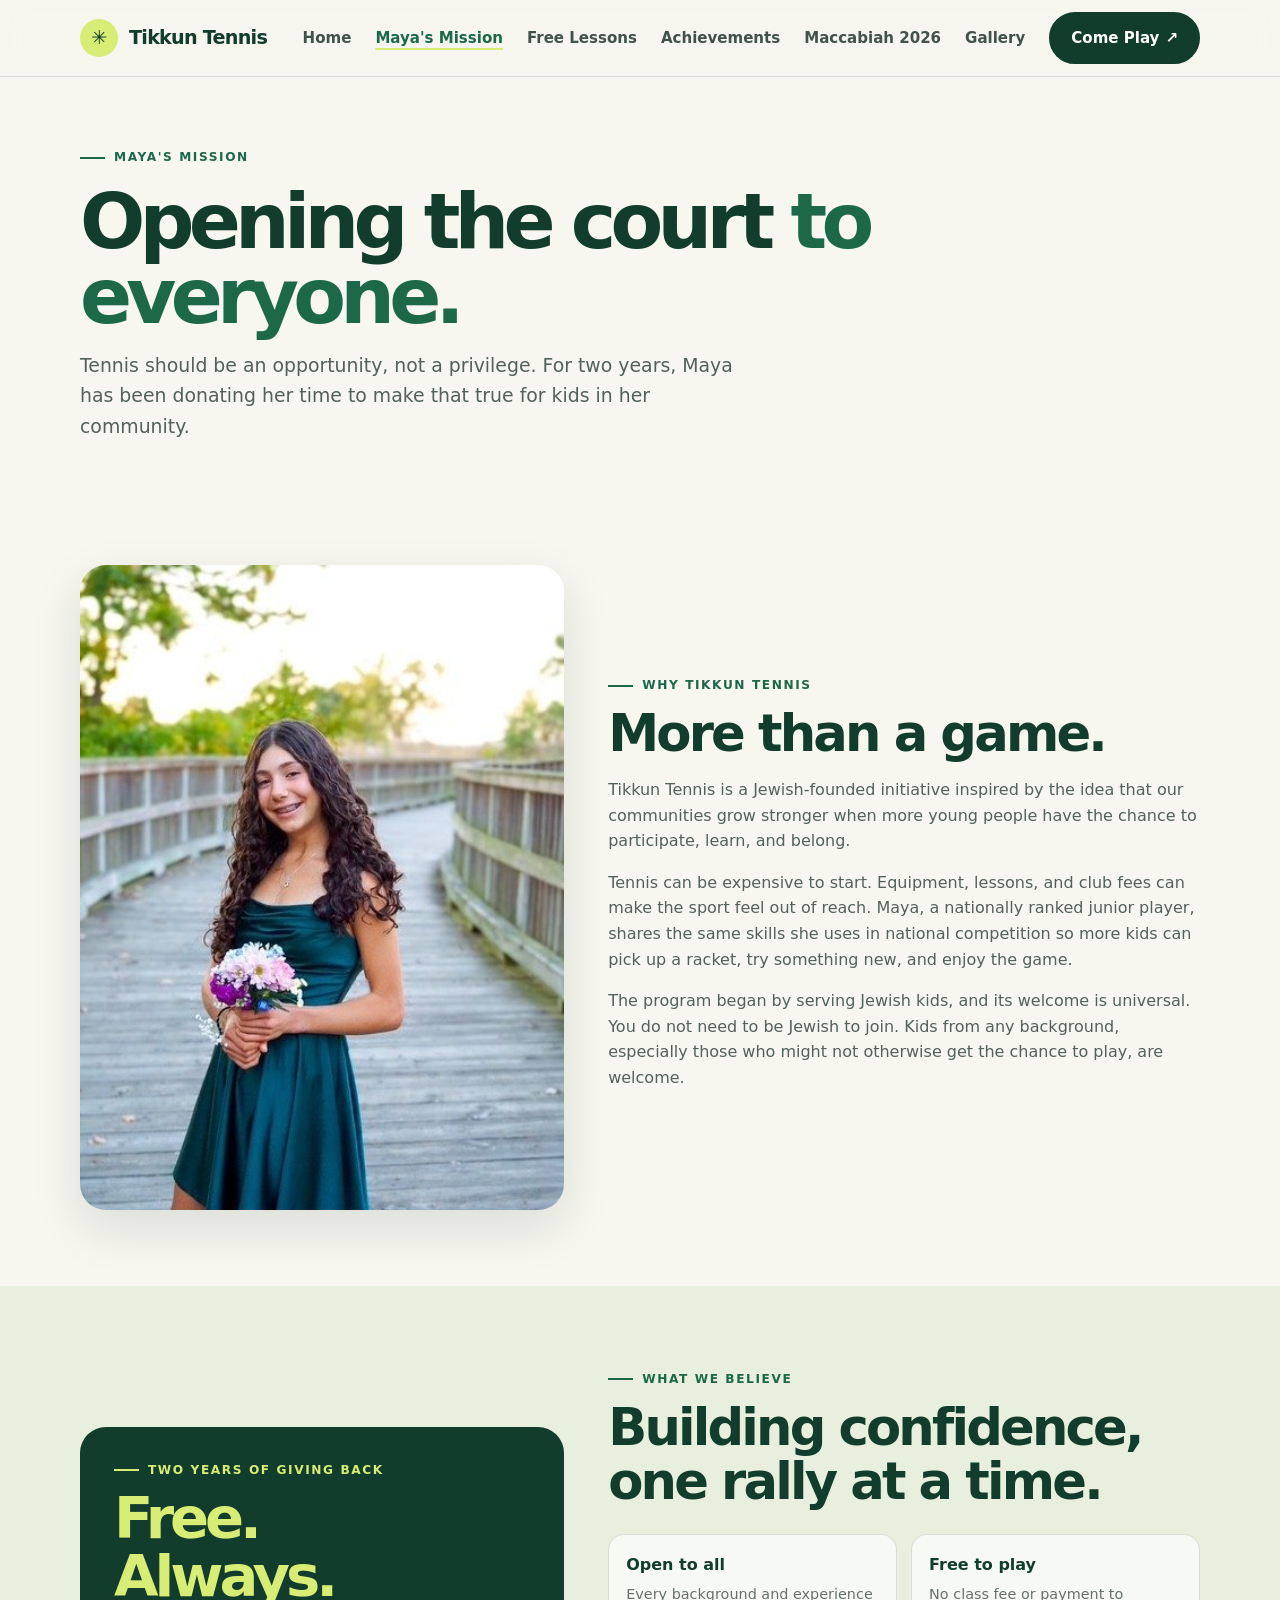
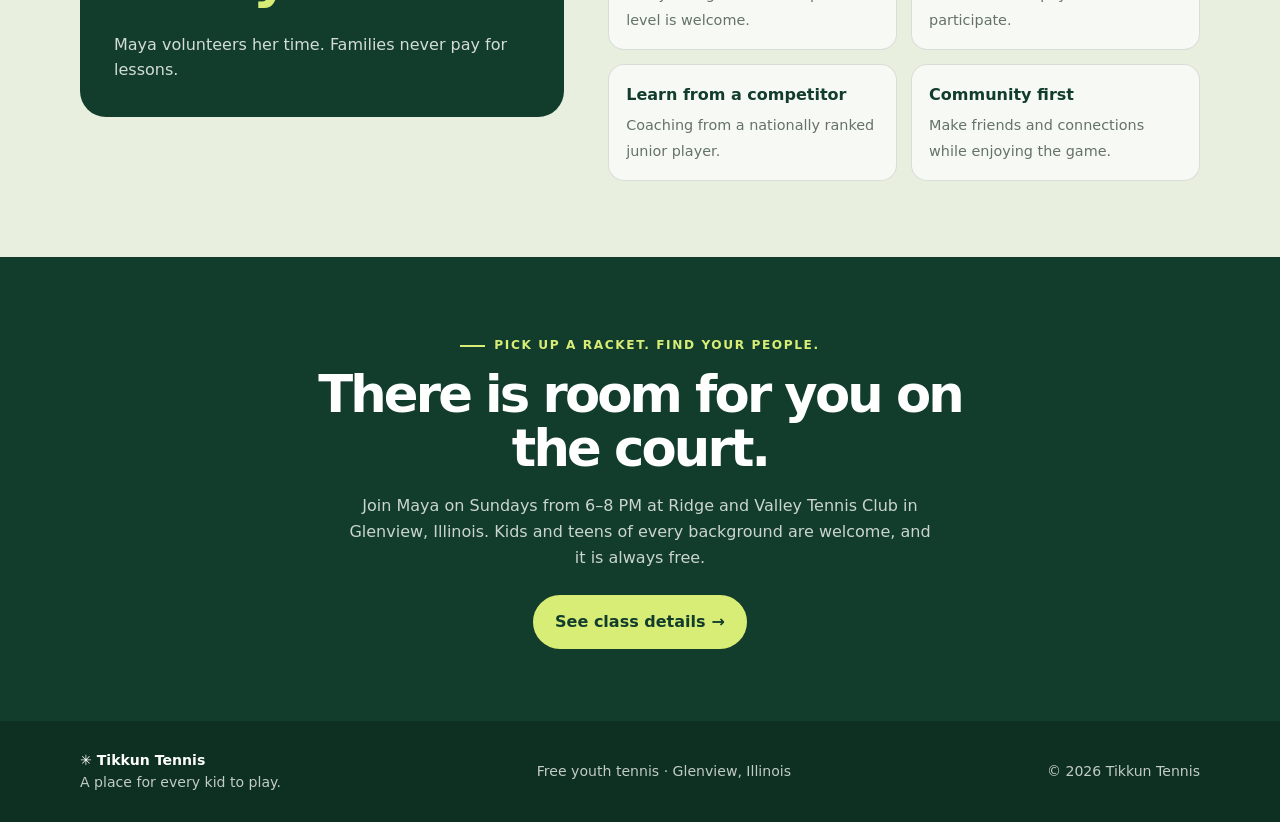
<file: mission.html>
<!doctype html>
<html lang="en">
<head>
  <meta charset="utf-8">
  <meta name="viewport" content="width=device-width, initial-scale=1">
  <meta name="theme-color" content="#123d2d">
  <meta name="description" content="Why Maya Keller teaches tennis for free to Jewish kids and kids from disadvantaged backgrounds.">
  <title>Maya's Mission | Tikkun Tennis</title>
  <link rel="stylesheet" href="styles.css">
</head>
<body>
  <header>
    <div class="wrap nav">
      <a class="brand" href="index.html" aria-label="Tikkun Tennis home"><span class="mark">✳</span> Tikkun Tennis</a>
      <button class="menu" aria-label="Toggle navigation" aria-expanded="false" onclick="toggleMenu()">☰</button>
      <nav id="nav">
        <a href="index.html">Home</a>
        <a href="mission.html" class="active" aria-current="page">Maya's Mission</a>
        <a href="lessons.html">Free Lessons</a>
        <a href="achievements.html">Achievements</a>
        <a href="maccabiah.html">Maccabiah 2026</a>
        <a href="gallery.html">Gallery</a>
        <a class="nav-cta" href="lessons.html">Come Play <span aria-hidden="true">↗</span></a>
      </nav>
    </div>
  </header>

  <main>
    <section class="page-hero">
      <div class="wrap">
        <div class="eyebrow">Maya's mission</div>
        <h1>Opening the court <span>to everyone.</span></h1>
        <p class="lead">Tennis should be an opportunity, not a privilege. For two years, Maya has been donating her time to make that true for kids in her community.</p>
      </div>
    </section>

    <section>
      <div class="wrap about-grid">
        <div class="portrait"><img src="images/maya-portrait.jpg" alt="Portrait of Maya Keller"></div>
        <div class="about-copy">
          <div class="eyebrow">Why Tikkun Tennis</div>
          <h2>More than a game.</h2>
          <p>Tikkun Tennis is a Jewish-founded initiative inspired by the idea that our communities grow stronger when more young people have the chance to participate, learn, and belong.</p>
          <p>Tennis can be expensive to start. Equipment, lessons, and club fees can make the sport feel out of reach. Maya, a nationally ranked junior player, shares the same skills she uses in national competition so more kids can pick up a racket, try something new, and enjoy the game.</p>
          <p>The program began by serving Jewish kids, and its welcome is universal. You do not need to be Jewish to join. Kids from any background, especially those who might not otherwise get the chance to play, are welcome.</p>
        </div>
      </div>
    </section>

    <section class="tint">
      <div class="wrap about-grid">
        <div class="about-card">
          <div class="eyebrow" style="color:var(--lime)">Two years of giving back</div>
          <div class="big">Free.<br>Always.</div>
          <p>Maya volunteers her time. Families never pay for lessons.</p>
        </div>
        <div>
          <div class="eyebrow">What we believe</div>
          <h2>Building confidence, one rally at a time.</h2>
          <div class="values">
            <div class="value"><b>Open to all</b><span>Every background and experience level is welcome.</span></div>
            <div class="value"><b>Free to play</b><span>No class fee or payment to participate.</span></div>
            <div class="value"><b>Learn from a competitor</b><span>Coaching from a nationally ranked junior player.</span></div>
            <div class="value"><b>Community first</b><span>Make friends and connections while enjoying the game.</span></div>
          </div>
        </div>
      </div>
    </section>
    <section class="cta">
      <div class="eyebrow">Pick up a racket. Find your people.</div>
      <h2>There is room for you on the court.</h2>
      <p>Join Maya on Sundays from 6–8 PM at Ridge and Valley Tennis Club in Glenview, Illinois. Kids and teens of every background are welcome, and it is always free.</p>
      <a class="button" href="lessons.html">See class details <span aria-hidden="true">→</span></a>
    </section>
  </main>

  <footer>
    <div class="wrap footer-inner">
      <div><strong>✳ Tikkun Tennis</strong><br>A place for every kid to play.</div>
      <div>Free youth tennis · Glenview, Illinois</div>
      <div>© <span id="year"></span> Tikkun Tennis</div>
    </div>
  </footer>
  <script>
    function toggleMenu() {
      const nav = document.getElementById('nav');
      const button = document.querySelector('.menu');
      const open = nav.classList.toggle('open');
      button.setAttribute('aria-expanded', String(open));
    }
    document.getElementById('year').textContent = new Date().getFullYear();
  </script>
</body>
</html>
</file>
<file: styles.css>
/* Tikkun Tennis — shared styles for every page */
:root {
  --green: #123d2d;
  --green-2: #1c6847;
  --lime: #d8ed75;
  --cream: #f7f6ef;
  --ink: #17251d;
  --muted: #647268;
  --white: #fff;
  --line: rgba(18,61,45,.14);
  --shadow: 0 18px 50px rgba(18,61,45,.12);
}
* { box-sizing: border-box; }
html { scroll-behavior: smooth; }
body {
  margin: 0; color: var(--ink); background: var(--cream);
  font-family: Inter, ui-sans-serif, system-ui, -apple-system, BlinkMacSystemFont, "Segoe UI", sans-serif;
  line-height: 1.6;
}
a { color: inherit; }
img { display: block; max-width: 100%; }
.wrap { width: min(1120px, calc(100% - 40px)); margin: 0 auto; }

/* ---------- Header / nav ---------- */
header {
  position: sticky; top: 0; z-index: 10; background: rgba(247,246,239,.94);
  backdrop-filter: blur(12px); border-bottom: 1px solid var(--line);
}
.nav { min-height: 76px; display: flex; align-items: center; justify-content: space-between; gap: 24px; position: relative; }
.brand { display: flex; align-items: center; gap: 11px; text-decoration: none; font-weight: 900; letter-spacing: -.04em; font-size: 1.2rem; color: var(--green); }
.mark { width: 38px; height: 38px; border-radius: 50%; display: grid; place-items: center; color: var(--green); background: var(--lime); font-size: 1.2rem; }
nav { display: flex; gap: 24px; align-items: center; }
nav a { text-decoration: none; font-size: .94rem; font-weight: 650; color: #425247; }
nav a:hover, nav a.active { color: var(--green-2); }
nav a.active:not(.nav-cta) { box-shadow: inset 0 -2px 0 var(--lime); }
.nav-cta, .button {
  display: inline-flex; align-items: center; justify-content: center; gap: 6px; text-decoration: none;
  background: var(--green); color: white !important; border-radius: 999px; padding: 12px 20px;
  font-weight: 750; border: 2px solid var(--green); transition: .2s ease;
}
.nav-cta:hover, .button:hover { background: var(--green-2); border-color: var(--green-2); transform: translateY(-1px); }
.menu { display: none; border: 0; background: transparent; font-size: 1.6rem; color: var(--green); cursor: pointer; }

/* ---------- Shared type ---------- */
.eyebrow { display: inline-flex; align-items: center; gap: 9px; text-transform: uppercase; letter-spacing: .13em; font-size: .76rem; font-weight: 850; color: var(--green-2); }
.eyebrow:before { content: ""; width: 25px; height: 2px; background: currentColor; }
h1 { font-size: clamp(3.2rem, 7vw, 6.1rem); line-height: .98; letter-spacing: -.075em; margin: 20px 0 22px; color: var(--green); }
h1 span { color: var(--green-2); }
h2 { color: var(--green); font-size: clamp(2.1rem, 4vw, 3.5rem); letter-spacing: -.055em; line-height: 1.05; margin: 12px 0 16px; }
h3 { color: var(--green); }
.lead { font-size: 1.18rem; color: #526258; max-width: 560px; margin: 0 0 28px; }

/* ---------- Home hero ---------- */
.hero { padding: 78px 0 66px; overflow: hidden; }
.hero-grid { display: grid; grid-template-columns: 1.05fr .95fr; gap: 48px; align-items: center; }
.hero-actions { display: flex; flex-wrap: wrap; align-items: center; gap: 13px; }
.button.secondary { background: transparent; color: var(--green) !important; }
.button.secondary:hover { color: white !important; }
.hero-note { margin-top: 22px; font-size: .88rem; color: var(--muted); }
.photo-art {
  position: relative; border-radius: 30px; overflow: hidden; box-shadow: var(--shadow);
  min-height: 500px; background: var(--green);
}
.photo-art img { position: absolute; inset: 0; width: 100%; height: 100%; object-fit: cover; }
.photo-art .ball {
  position: absolute; z-index: 2; width: 96px; height: 96px; border-radius: 50%; background: var(--lime);
  right: 22px; top: 22px; box-shadow: 0 18px 35px rgba(0,0,0,.22); transform: rotate(-25deg);
}
.ball:before, .ball:after { content: ""; position: absolute; inset: 8px 24px; border: 3px solid rgba(255,255,255,.9); border-left-color: transparent; border-right-color: transparent; border-radius: 50%; }
.ball:after { transform: rotate(90deg); }
.court-tag { position: absolute; z-index: 3; left: 22px; bottom: 22px; right: 22px; max-width: 320px; background: white; padding: 16px 19px; border-radius: 17px; box-shadow: var(--shadow); }
.court-tag strong { display: block; color: var(--green); font-size: 1.1rem; }
.court-tag small { color: var(--muted); }
.facts { display: grid; grid-template-columns: repeat(4,1fr); gap: 14px; margin-top: 40px; }
.fact { background: white; border: 1px solid var(--line); border-radius: 18px; padding: 18px 20px; }
.fact b { display: block; color: var(--green); font-size: 1.5rem; letter-spacing: -.04em; line-height: 1.2; }
.fact span { color: var(--muted); font-size: .88rem; }

/* ---------- Inner page hero ---------- */
.page-hero { padding: 64px 0 20px; }
.page-hero h1 { font-size: clamp(2.8rem, 6vw, 4.8rem); margin: 16px 0 16px; }
.page-hero .lead { max-width: 680px; }

/* ---------- Sections ---------- */
section { padding: 76px 0; }
.section-head { max-width: 680px; margin-bottom: 32px; }
.section-head p { color: var(--muted); font-size: 1.05rem; margin: 0; }
.tint { background: #e9efdf; }

/* Teaser cards (home) */
.teasers { display: grid; grid-template-columns: repeat(3,1fr); gap: 18px; }
.teaser { background: white; border-radius: 24px; overflow: hidden; text-decoration: none; box-shadow: 0 10px 30px rgba(18,61,45,.06); transition: .2s ease; display: flex; flex-direction: column; }
.teaser:hover { transform: translateY(-3px); box-shadow: var(--shadow); }
.teaser img { width: 100%; aspect-ratio: 4 / 3; object-fit: cover; }
.teaser div { padding: 22px 24px 26px; }
.teaser h3 { margin: 0 0 6px; font-size: 1.25rem; }
.teaser p { margin: 0 0 12px; color: var(--muted); font-size: .95rem; }
.teaser .more { font-weight: 750; color: var(--green-2); font-size: .92rem; }

/* About / mission */
.about-grid { display: grid; grid-template-columns: .9fr 1.1fr; gap: 44px; align-items: center; }
.about-card { background: var(--green); color: white; padding: 34px; border-radius: 26px; min-height: 290px; display: flex; flex-direction: column; justify-content: space-between; }
.about-card .big { font-size: 3.6rem; line-height: 1; color: var(--lime); letter-spacing: -.07em; font-weight: 900; }
.about-card p { color: rgba(255,255,255,.82); margin-bottom: 0; }
.about-copy p { color: #536257; }
.values { display: grid; grid-template-columns: repeat(2,1fr); gap: 14px; margin-top: 25px; }
.value { padding: 17px; border: 1px solid var(--line); border-radius: 16px; background: rgba(255,255,255,.65); }
.value b { color: var(--green); display: block; margin-bottom: 4px; }
.value span { color: var(--muted); font-size: .9rem; }
.portrait { border-radius: 26px; overflow: hidden; box-shadow: var(--shadow); }
.portrait img { width: 100%; aspect-ratio: 3 / 4; object-fit: cover; }

/* Schedule cards */
.schedule-grid { display: grid; grid-template-columns: 1fr 1fr; gap: 18px; }
.schedule-card { background: white; border-radius: 24px; padding: 30px; box-shadow: 0 10px 30px rgba(18,61,45,.06); }
.schedule-card h3 { font-size: 1.3rem; margin: 0 0 18px; }
.schedule-line { display: flex; gap: 14px; padding: 13px 0; border-top: 1px solid var(--line); }
.schedule-line .ico { width: 38px; height: 38px; flex: 0 0 38px; border-radius: 12px; background: #eff5df; display: grid; place-items: center; }
.schedule-line b { display: block; color: var(--green); }
.schedule-line span { color: var(--muted); font-size: .92rem; }
.note { color: var(--muted); font-size: .86rem; margin-top: 16px; }

/* Achievements */
.results { display: grid; grid-template-columns: repeat(2,1fr); gap: 16px; }
.result { display: flex; gap: 16px; align-items: flex-start; background: white; border: 1px solid var(--line); border-radius: 20px; padding: 22px; }
.result .badge { flex: 0 0 auto; min-width: 66px; height: 52px; padding: 0 10px; border-radius: 14px; display: grid; place-items: center; background: #eff5df; color: var(--green); font-weight: 900; letter-spacing: -.04em; font-size: 1.15rem; }
.result b { display: block; color: var(--green); font-size: 1.05rem; }
.result span { color: var(--muted); font-size: .92rem; }
.result.feature { background: var(--green); border-color: var(--green); }
.result.feature .badge { background: var(--lime); }
.result.feature b { color: white; }
.result.feature span { color: rgba(255,255,255,.78); }

/* Photo grids */
.photo-grid { display: grid; grid-template-columns: repeat(3,1fr); gap: 18px; }
.photo-grid.two { grid-template-columns: 1.4fr 1fr; }
figure { margin: 0; }
.photo-grid img { width: 100%; aspect-ratio: 3 / 4; object-fit: cover; border-radius: 22px; box-shadow: 0 10px 30px rgba(18,61,45,.08); }
.photo-grid.two img { aspect-ratio: auto; height: 420px; }
.photo-grid a { display: block; text-decoration: none; }
figcaption { color: var(--muted); font-size: .88rem; margin-top: 10px; }
.gallery { columns: 3 260px; column-gap: 18px; }
.gallery figure { break-inside: avoid; margin-bottom: 22px; }
.gallery img { width: 100%; border-radius: 20px; box-shadow: 0 10px 30px rgba(18,61,45,.08); transition: .2s ease; }
.gallery a:hover img { transform: scale(1.015); box-shadow: var(--shadow); }

/* Medal banner */
.medal { display: grid; grid-template-columns: auto 1fr; gap: 26px; align-items: center; background: var(--green); color: white; border-radius: 26px; padding: 30px 34px; margin-bottom: 26px; }
.medal .disc { width: 92px; height: 92px; border-radius: 50%; background: linear-gradient(145deg, #f2f2f2, #b9bec3); display: grid; place-items: center; color: var(--green); font-weight: 900; font-size: 1.05rem; box-shadow: 0 10px 25px rgba(0,0,0,.25); }
.medal b { display: block; font-size: 1.5rem; letter-spacing: -.03em; color: var(--lime); }
.medal span { color: rgba(255,255,255,.8); }

/* ---------- CTA + footer ---------- */
.cta { background: var(--green); color: white; text-align: center; padding: 72px 20px; }
.cta .eyebrow { color: var(--lime); justify-content: center; }
.cta h2 { color: white; max-width: 700px; margin: 12px auto 18px; }
.cta p { color: rgba(255,255,255,.78); max-width: 590px; margin: 0 auto 25px; }
.cta .button { background: var(--lime); color: var(--green) !important; border-color: var(--lime); }
.cta .button:hover { background: white; border-color: white; }
footer { padding: 28px 0; background: #0d3023; color: rgba(255,255,255,.75); font-size: .88rem; }
.footer-inner { display: flex; align-items: center; justify-content: space-between; gap: 20px; }
footer strong { color: white; }

/* ---------- Mobile ---------- */
@media (max-width: 900px) {
  .nav { min-height: 68px; }
  .menu { display: block; }
  nav { display: none; position: absolute; top: 68px; left: -20px; right: -20px; padding: 20px; background: var(--cream); border-bottom: 1px solid var(--line); flex-direction: column; align-items: stretch; gap: 18px; }
  nav.open { display: flex; }
  nav a.active:not(.nav-cta) { box-shadow: none; }
  nav .nav-cta { text-align: center; }
  .hero { padding-top: 48px; }
  .hero-grid, .about-grid, .schedule-grid, .photo-grid.two { grid-template-columns: 1fr; }
  .hero-grid { gap: 34px; }
  .photo-art { min-height: 420px; }
  .facts { grid-template-columns: 1fr 1fr; margin-top: 22px; }
  .teasers, .results { grid-template-columns: 1fr; }
  .photo-grid { grid-template-columns: 1fr 1fr; }
  .photo-grid.two img { height: auto; }
  section { padding: 58px 0; }
  .about-card { min-height: 240px; }
  .portrait { max-width: 420px; }
  .footer-inner { flex-direction: column; align-items: flex-start; }
}
@media (max-width: 520px) {
  .facts, .photo-grid { grid-template-columns: 1fr; }
  .medal { grid-template-columns: 1fr; text-align: center; justify-items: center; }
}
@media (prefers-reduced-motion: reduce) { html { scroll-behavior: auto; } * { transition: none !important; } }
</file>
